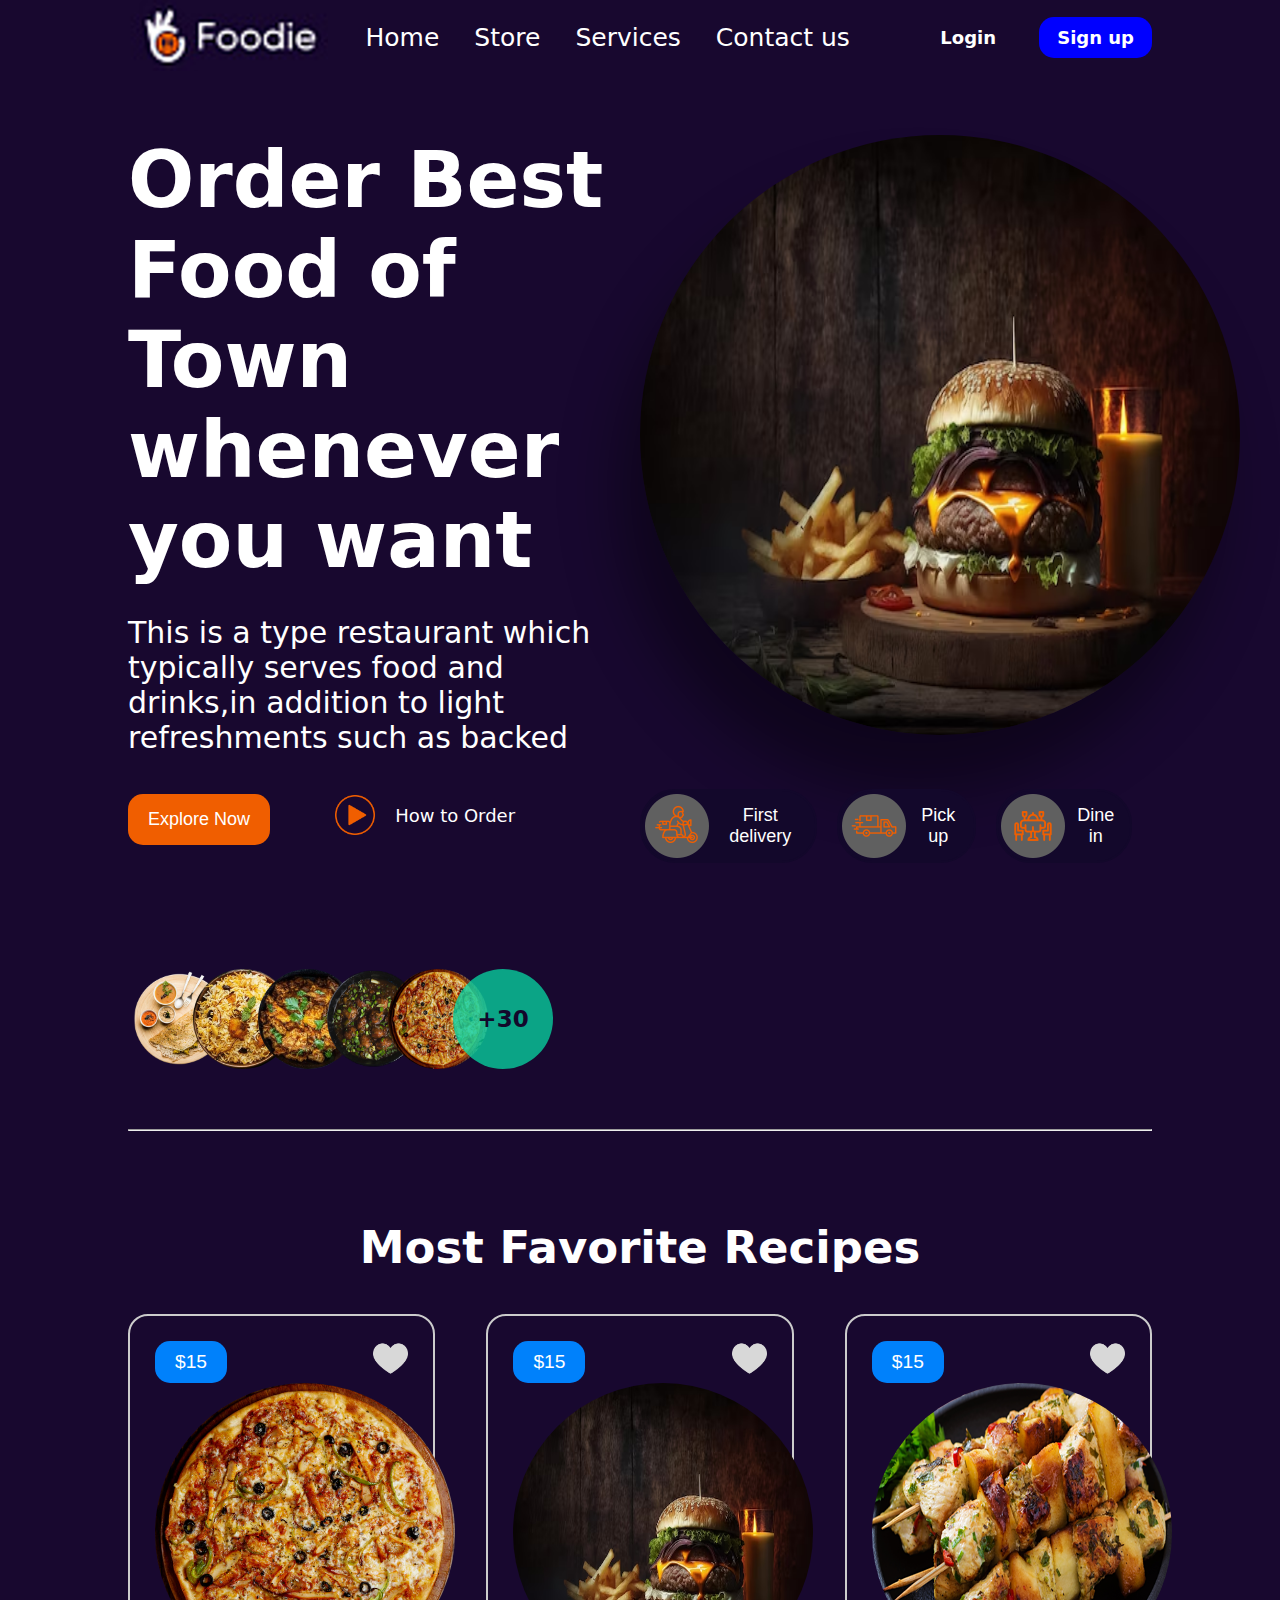
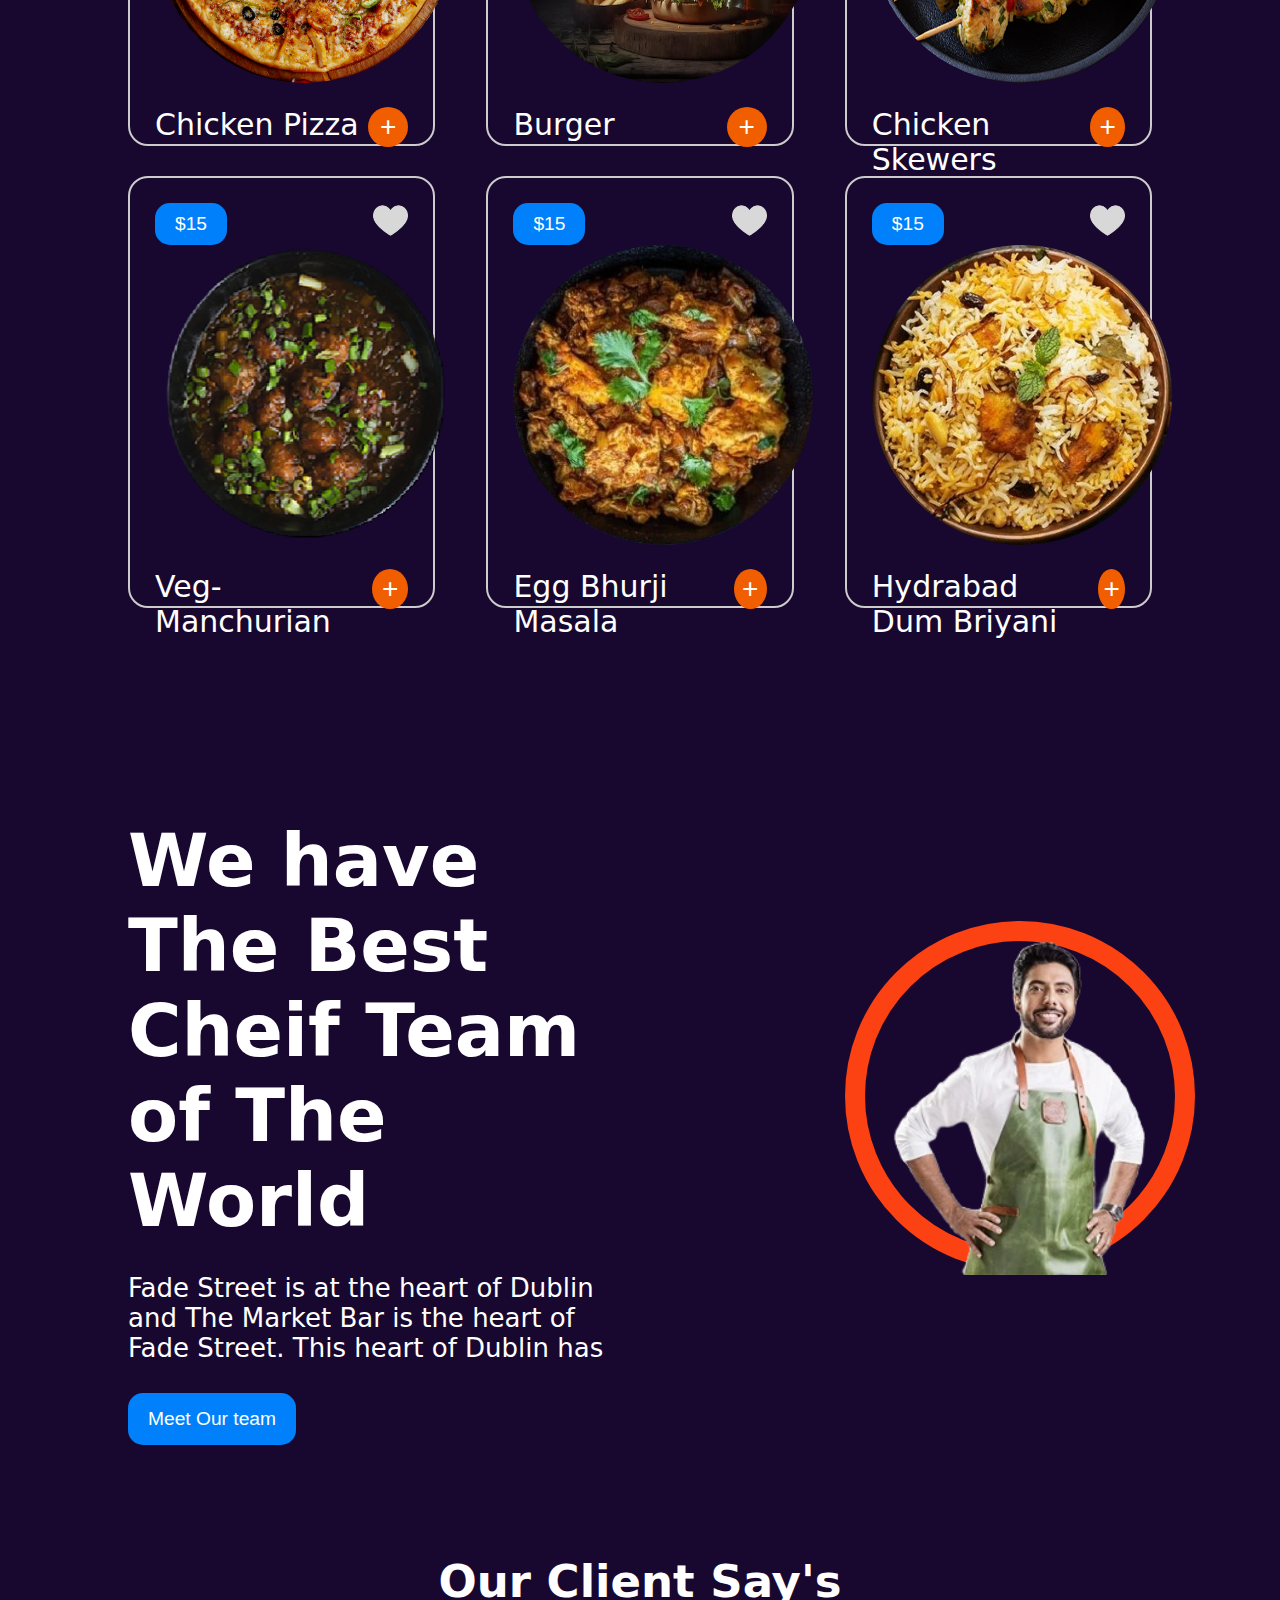
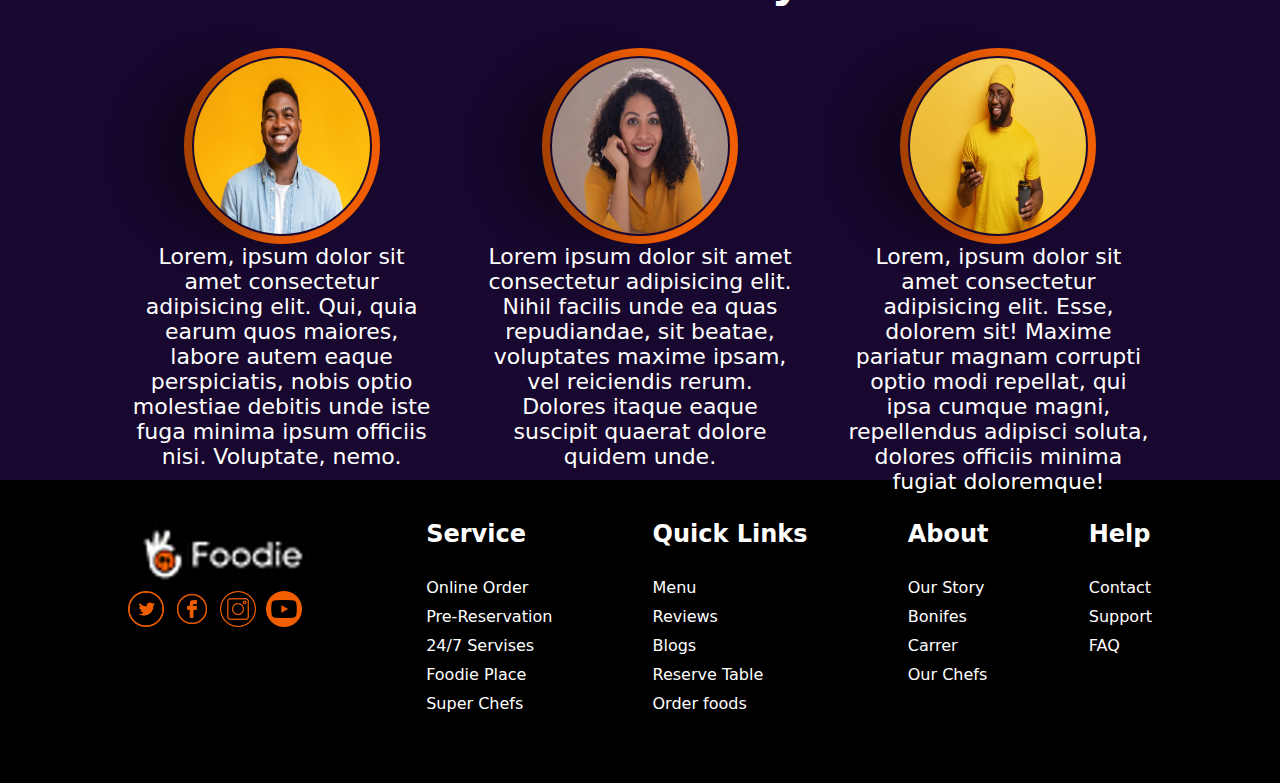
<file: index.html>
<!DOCTYPE html>
<html lang="en">
  <head>
    <meta charset="UTF-8" />
    <meta name="viewport" content="width=device-width, initial-scale=1.0" />
    <title>Foodie</title>
    <link rel="stylesheet" href="./CSS/custom.css" />
  </head>
  <body>
    <div class="webMargin">
      <header class="headPart">
        <div class="navbar">
          <div class="leftPart">
            <div class="logo">
              <img src="./Images/logo.png" alt="Logo" class="logoSize" />
            </div>
          </div>
          <div class="middlePart">
            <ul class="Menu">
              <li>
                <a href="#">Home</a>
              </li>
              <li>
                <a href="#">Store</a>
              </li>
              <li>
                <a href="#">Services</a>
              </li>
              <li>
                <a href="#">Contact us</a>
              </li>
            </ul>
          </div>
          <div class="rightPart">
            <a href="" class="login">Login</a>
            <a href="" class="signUp">Sign up</a>
          </div>
        </div>
      </header>

      <div class="MainContainer1">
        <div class="M1left">
          <h1 class="fs-78 text-white">
            Order Best Food of Town whenever you want
          </h1>
          <p>
            This is a type restaurant which typically serves food and drinks,in
            addition to light refreshments such as backed
          </p>
          <div class="btns">
            <button>Explore Now</button>
            <span
              ><img src="./Images/play-button.png" alt="" class="playButton" />
              <label class="spanLabel">How to Order</label></span
            >
          </div>
          <div class="img_bundle">
            <img src="./Images/Dosa.png" class="img_dish" alt="" />
            <img
              src="./Images/Hydrabad_briyani.jpg"
              class="img_dish m-left"
              alt=""
            />
            <img src="./Images/Egg.jpg" class="img_dish m-left" alt="" />
            <img
              src="./Images/Veg-Manchurian.png"
              class="img_dish m-left"
              alt=""
            />
            <img src="./Images/pizza.png" class="img_dish m-left" alt="" />
            <div class="img_dish m-left dishCount">+30</div>
          </div>
        </div>
        <div class="M1right">
          <div>
            <img src="./Images/food3.avif" class="banner_img" alt="" />
          </div>
          <div class="btnContainer">
            <button class="btn">
              <img src="./Images/fast-delivery.png" alt="" /><label
                for=""
                class="btnMargin"
                >First delivery</label
              >
            </button>
            <button class="btn">
              <img src="./Images/pickup-car.png" alt="" /><label
                for=""
                class="btnMargin"
                >Pick up</label
              >
            </button>
            <button class="btn">
              <img src="./Images/dine-in.png" alt="" /><label
                for=""
                class="btnMargin"
                >Dine in</label
              >
            </button>
          </div>
        </div>
      </div>
      <div>
        <hr class="line-margin" />
      </div>
      <div class="MainContainer2">
        <div>
          <h2 class="heading">Most Favorite Recipes</h2>
        </div>
        <div class="cardContainer">
          <div class="card card-border">
            <div class="card-header">
              <button class="card-tbtn">$15</button>
              <img src="./Images/heart.png" alt="" class="card-img-h" />
            </div>
            <div class="card-body">
              <a href="pizza.html" target="_blank">
                <img src="./Images/pizza1.png" alt="" class="card-img-b" />
              </a>
            </div>
            <div class="card-footer">
              <p>Chicken Pizza</p>
              <button>+</button>
            </div>
          </div>
          <div class="card card-border">
            <div class="card-header">
              <button class="card-tbtn">$15</button>
              <img src="./Images/heart.png" alt="" class="card-img-h" />
            </div>
            <div class="card-body">
              <a href="Burger.html" target="_blank">
                <img src="./Images/food3.avif" alt="" class="card-img-b" />
              </a>
            </div>
            <div class="card-footer">
              <p>Burger</p>
              <button>+</button>
            </div>
          </div>
          <div class="card card-border">
            <div class="card-header">
              <button class="card-tbtn">$15</button>
              <img src="./Images/heart.png" alt="" class="card-img-h" />
            </div>
            <div class="card-body">
              <a href="Chicken Skewers.html" target="_blank">
                <img src="./Images/skewers1.png" alt="" class="card-img-b" />
              </a>
            </div>
            <div class="card-footer">
              <p>Chicken Skewers</p>
              <button>+</button>
            </div>
          </div>
        </div>
      </div>

      <div class="MainContainer2">
        <div class="cardContainer">
          <div class="card card-border">
            <div class="card-header">
              <button class="card-tbtn">$15</button>
              <img src="./Images/heart.png" alt="" class="card-img-h" />
            </div>
            <div class="card-body">
              <a href="Veg-Manchurian.html" target="_blank">
                <img
                  src="./Images/Veg-Manchurian.png"
                  alt=""
                  class="card-img-b"
                />
              </a>
            </div>
            <div class="card-footer">
              <p>Veg-Manchurian</p>
              <button>+</button>
            </div>
          </div>
          <div class="card card-border">
            <div class="card-header">
              <button class="card-tbtn">$15</button>
              <img src="./Images/heart.png" alt="" class="card-img-h" />
            </div>
            <div class="card-body">
              <a href="Egg.html" target="_blank">
                <img src="./Images/Egg.jpg" alt="" class="card-img-b" />
              </a>
            </div>
            <div class="card-footer">
              <p>Egg Bhurji Masala</p>
              <button>+</button>
            </div>
          </div>
          <div class="card card-border">
            <div class="card-header">
              <button class="card-tbtn">$15</button>
              <img src="./Images/heart.png" alt="" class="card-img-h" />
            </div>
            <div class="card-body">
              <a href="Briyani.html" target="_blank">
                <img
                  src="./Images/Hydrabad_briyani.jpg"
                  alt=""
                  class="card-img-b"
                />
              </a>
            </div>
            <div class="card-footer">
              <p>Hydrabad Dum Briyani</p>
              <button>+</button>
            </div>
          </div>
        </div>
      </div>

      <div class="MainContainer3">
        <div class="M3left">
          <div class="dummyHeight20"></div>
          <div>
            <h2 class="text-white mb-4">
              We have The Best Cheif Team of The World
            </h2>
            <p>
              Fade Street is at the heart of Dublin and The Market Bar is the
              heart of Fade Street. This heart of Dublin has
            </p>
          </div>
          <div>
            <button class="btn-blue">Meet Our team</button>
          </div>
        </div>
        <div class="M3right">
          <div class="bannerimgdiv">
            <img src="./Images/chef.png" class="bannerimg-ab" alt="" />
          </div>
        </div>
      </div>

      <div class="MainContainer4">
        <div>
          <h2 class="heading">Our Client Say's</h2>
        </div>
        <div class="cardContainerM4">
          <div class="cardM4">
            <div class="card-headerM4">
              <div class="client_img_br">
                <img src="./Images/client1.jpg" alt="" class="clientImg" />
              </div>
            </div>
            <div class="card-bodyM4">
              <p>
                Lorem, ipsum dolor sit amet consectetur adipisicing elit. Qui,
                quia earum quos maiores, labore autem eaque perspiciatis, nobis
                optio molestiae debitis unde iste fuga minima ipsum officiis
                nisi. Voluptate, nemo.
              </p>
            </div>
          </div>
          <div class="cardM4">
            <div class="card-headerM4">
              <div class="client_img_br">
                <img src="./Images/client2.png" alt="" class="clientImg" />
              </div>
            </div>
            <div class="card-bodyM4">
              <p>
                Lorem ipsum dolor sit amet consectetur adipisicing elit. Nihil
                facilis unde ea quas repudiandae, sit beatae, voluptates maxime
                ipsam, vel reiciendis rerum. Dolores itaque eaque suscipit
                quaerat dolore quidem unde.
              </p>
            </div>
          </div>
          <div class="cardM4">
            <div class="card-headerM4">
              <div class="client_img_br">
                <img src="./Images/client3.avif" alt="" class="clientImg" />
              </div>
            </div>
            <div class="card-bodyM4">
              <p>
                Lorem, ipsum dolor sit amet consectetur adipisicing elit. Esse,
                dolorem sit! Maxime pariatur magnam corrupti optio modi
                repellat, qui ipsa cumque magni, repellendus adipisci soluta,
                dolores officiis minima fugiat doloremque!
              </p>
            </div>
          </div>
        </div>
      </div>
    </div>
    <footer class="MainContainer5">
      <div class="fcontent1">
        <div class="cardM5">
          <div class="card-headerM5">
            <img src="Images/logoFooter.png" alt="Logo" class="logoM5" />
          </div>
          <div class="card-footerM5">
            <ul>
              <li class="d-flex">
                <a href="">
                  <img src="Images/twitter (1).png" alt="" class="social-img" />
                </a>
              </li>
              <li class="d-flex">
                <a href="">
                  <img src="Images/social.png" alt="" class="social-img" />
                </a>
              </li>
              <li class="d-flex">
                <a href="" target="_blank">
                  <img
                    src="./Images/instagram (1).png"
                    alt=""
                    class="social-img"
                  />
                </a>
              </li>
              <li class="d-flex">
                <a href="" target="_blank">
                  <img src="Images/youtube.png" alt="" class="social-img" />
                </a>
              </li>
            </ul>
          </div>
        </div>
      </div>
      <div class="fcontent2">
        <div class="ftitle">
          <h4>Service</h4>
        </div>
        <div class="flist">
          <ul>
            <li>
              <a href="" class="text-decoration-none text-white"
                >Online Order
              </a>
            </li>
            <li>
              <a href="" class="text-decoration-none text-white"
                >Pre-Reservation
              </a>
            </li>
            <li>
              <a href="" class="text-decoration-none text-white"
                >24/7 Servises
              </a>
            </li>
            <li>
              <a href="" class="text-decoration-none text-white"
                >Foodie Place
              </a>
            </li>
            <li>
              <a href="" class="text-decoration-none text-white"
                >Super Chefs
              </a>
            </li>
          </ul>
        </div>
      </div>
      <div class="fcontent3">
        <div class="ftitle">
          <h4>Quick Links</h4>
        </div>
        <div class="flist">
          <ul>
            <li class="mb-3">
              <a href="" class="text-decoration-none text-white">Menu </a>
            </li>
            <li class="mb-3">
              <a href="" class="text-decoration-none text-white">Reviews</a>
            </li>
            <li class="mb-3">
              <a href="" class="text-decoration-none text-white">Blogs </a>
            </li>
            <li class="mb-3">
              <a href="" class="text-decoration-none text-white"
                >Reserve Table
              </a>
            </li>
            <li class="mb-3">
              <a href="" class="text-decoration-none text-white">Order foods</a>
            </li>
          </ul>
        </div>
      </div>
      <div class="fcontent4">
        <div class="ftitle">
          <h4>About</h4>
        </div>
        <div class="flist">
          <ul>
            <li class="mb-3">
              <a href="" class="text-decoration-none text-white">Our Story</a>
            </li>
            <li class="mb-3">
              <a href="" class="text-decoration-none text-white">Bonifes</a>
            </li>
            <li class="mb-3">
              <a href="" class="text-decoration-none text-white">Carrer </a>
            </li>
            <li class="mb-3">
              <a href="" class="text-decoration-none text-white">Our Chefs</a>
            </li>
          </ul>
        </div>
      </div>
      <div class="fcontent5">
        <div class="ftitle">
          <h4>Help</h4>
        </div>
        <div class="flist">
          <ul>
            <li class="mb-3">
              <a href="" class="text-decoration-none text-white">Contact</a>
            </li>
            <li class="mb-3">
              <a href="" class="text-decoration-none text-white">Support</a>
            </li>
            <li class="mb-3">
              <a href="" class="text-decoration-none text-white">FAQ </a>
            </li>
          </ul>
        </div>
      </div>
    </footer>
  </body>
</html>
</file>
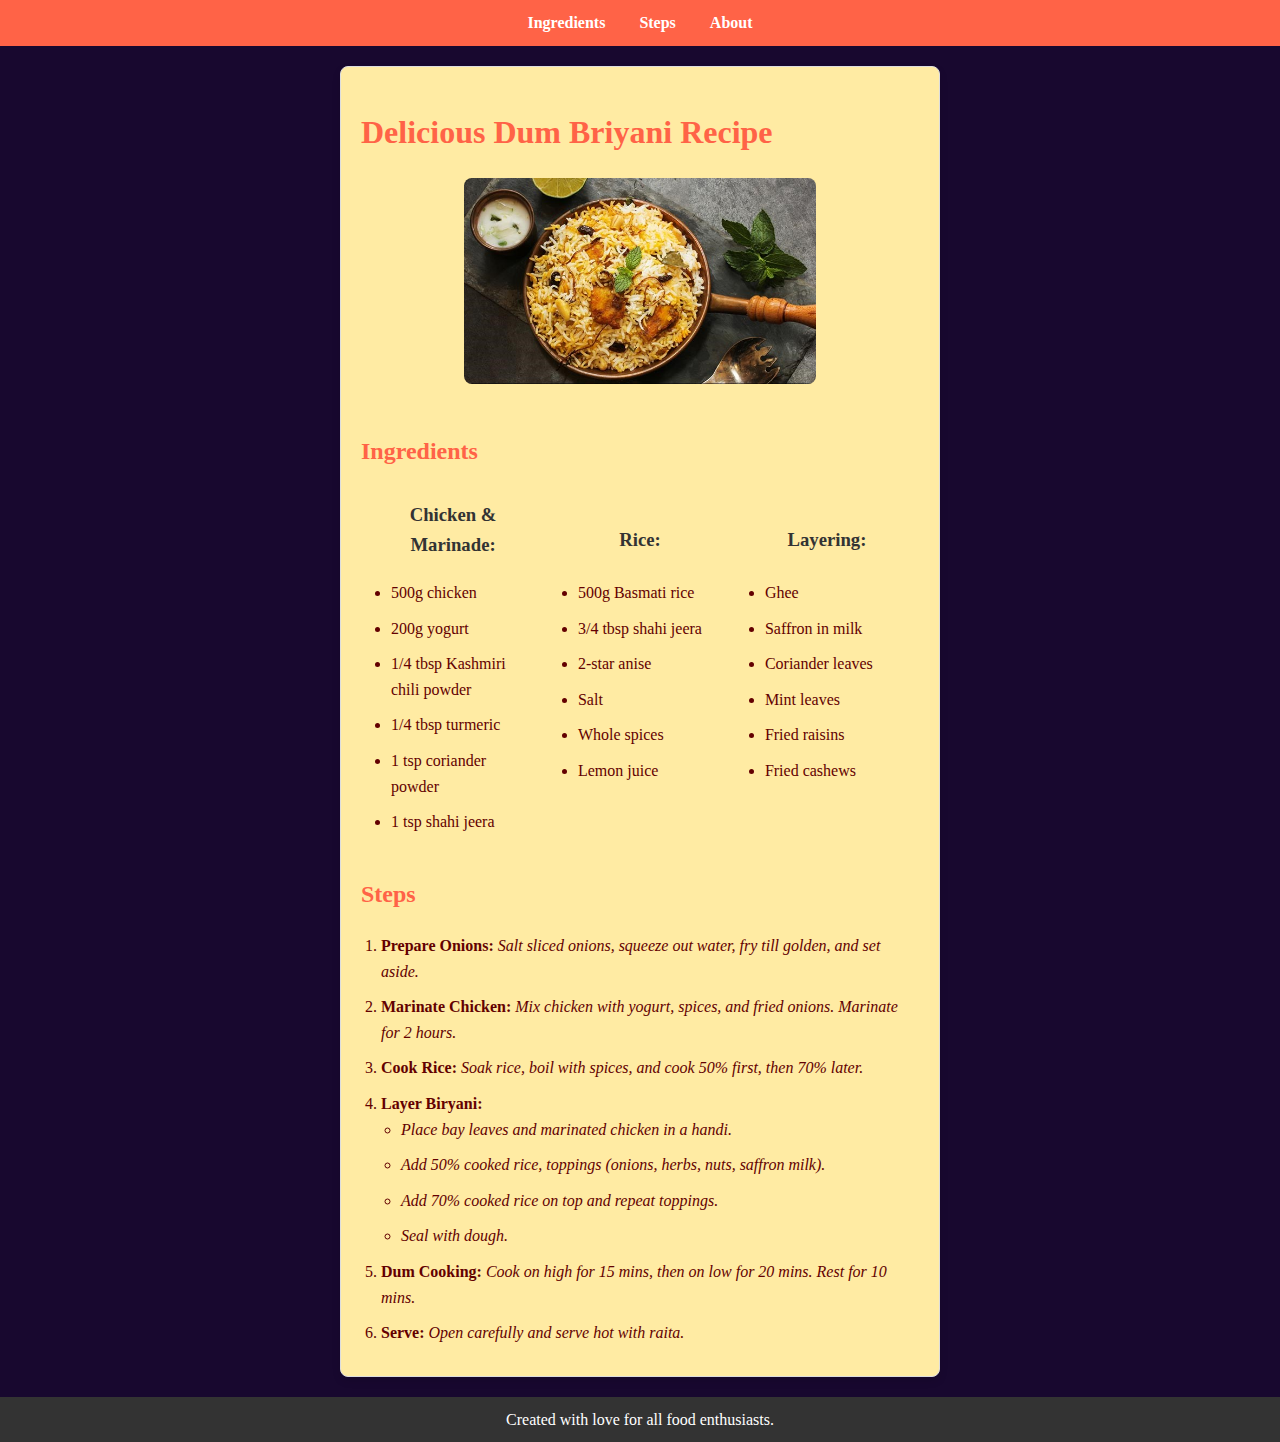
<file: Briyani.html>
<!DOCTYPE html>
<html lang="en">
  <head>
    <meta charset="UTF-8" />
    <meta name="viewport" content="width=device-width, initial-scale=1.0" />
    <title>Delicious Recipe</title>
    <link rel="stylesheet" href="../CSS/recipe.css" />
  </head>
  <body>
    <header>
      <nav>
        <a href="#ingredients">Ingredients</a>
        <a href="#steps">Steps</a>
        <a href="#about">About</a>
      </nav>
    </header>

    <div>
      <div class="recipe-card">
        <h1>Delicious Dum Briyani Recipe</h1>
        <div style="text-align: center;">
          <img src="./Images/HBriyani.jpg" alt="Delicious Pasta Dish" style="max-width: 352px;"/>
        </div>
        <h2 id="ingredients">Ingredients</h2>
        <div style="width: 100%; display: flex; justify-content: space-between;">
          <div style="width: 33%; padding: 10px; box-sizing: border-box;">
            <h3 style="text-align: center; margin-bottom:20px ;"><b>Chicken & Marinade:</b></h3>
            <ul>
              <li>500g chicken</li>
              <li>200g yogurt</li>
              <li>1/4 tbsp Kashmiri chili powder</li>
              <li>1/4 tbsp turmeric</li>
              <li>1 tsp coriander powder</li>
              <li>1 tsp shahi jeera</li>
            </ul>
          </div>
        
          <div style="width: 33%; padding: 10px; box-sizing: border-box;">
            <h3 style="text-align: center; margin: 25px 0px;"><b>Rice:</b></h3>
            <ul>
              <li>500g Basmati rice</li>
              <li>3/4 tbsp shahi jeera</li>
              <li>2-star anise</li>
              <li>Salt</li>
              <li>Whole spices </li>
              <li>Lemon juice</li>
            </ul>
          </div>
        
          <div style="width: 33%; padding: 10px; box-sizing: border-box;">
            <h3 style="text-align: center; margin: 25px 0px;"><b>Layering:</b></h3>
            <ul>
              <li>Ghee</li>
              <li>Saffron in milk</li>
              <li>Coriander leaves</li>
              <li>Mint leaves</li>
              <li>Fried raisins</li>
              <li>Fried cashews</li>
            </ul>
          </div>
        </div>
        
        <h2 id="steps">Steps</h2>
        <ol>
          <li><b>Prepare Onions:</b> <i>Salt sliced onions, squeeze out water, fry till golden, and set aside.</i></li>
          <li><b>Marinate Chicken:</b> <i>Mix chicken with yogurt, spices, and fried onions. Marinate for 2 hours.</i></li>
          <li><b>Cook Rice:</b> <i>Soak rice, boil with spices, and cook 50% first, then 70% later.</i></li>
          <li><b>Layer Biryani:</b>
            <ul>
              <li><i>Place bay leaves and marinated chicken in a handi.</i></li>
              <li><i>Add 50% cooked rice, toppings (onions, herbs, nuts, saffron milk).</i></li>
              <li><i>Add 70% cooked rice on top and repeat toppings.</i></li>
              <li><i>Seal with dough.</i></li>
            </ul>
          </li>
          <li><b>Dum Cooking:</b> <i>Cook on high for 15 mins, then on low for 20 mins. Rest for 10 mins.</i></li>
          <li><b>Serve:</b> <i>Open carefully and serve hot with raita.</i></li>
        </ol>
      </div>
    </div>

    <footer id="about">
      <p>Created with love for all food enthusiasts.</p>
    </footer>
  </body>
</html>
</file>
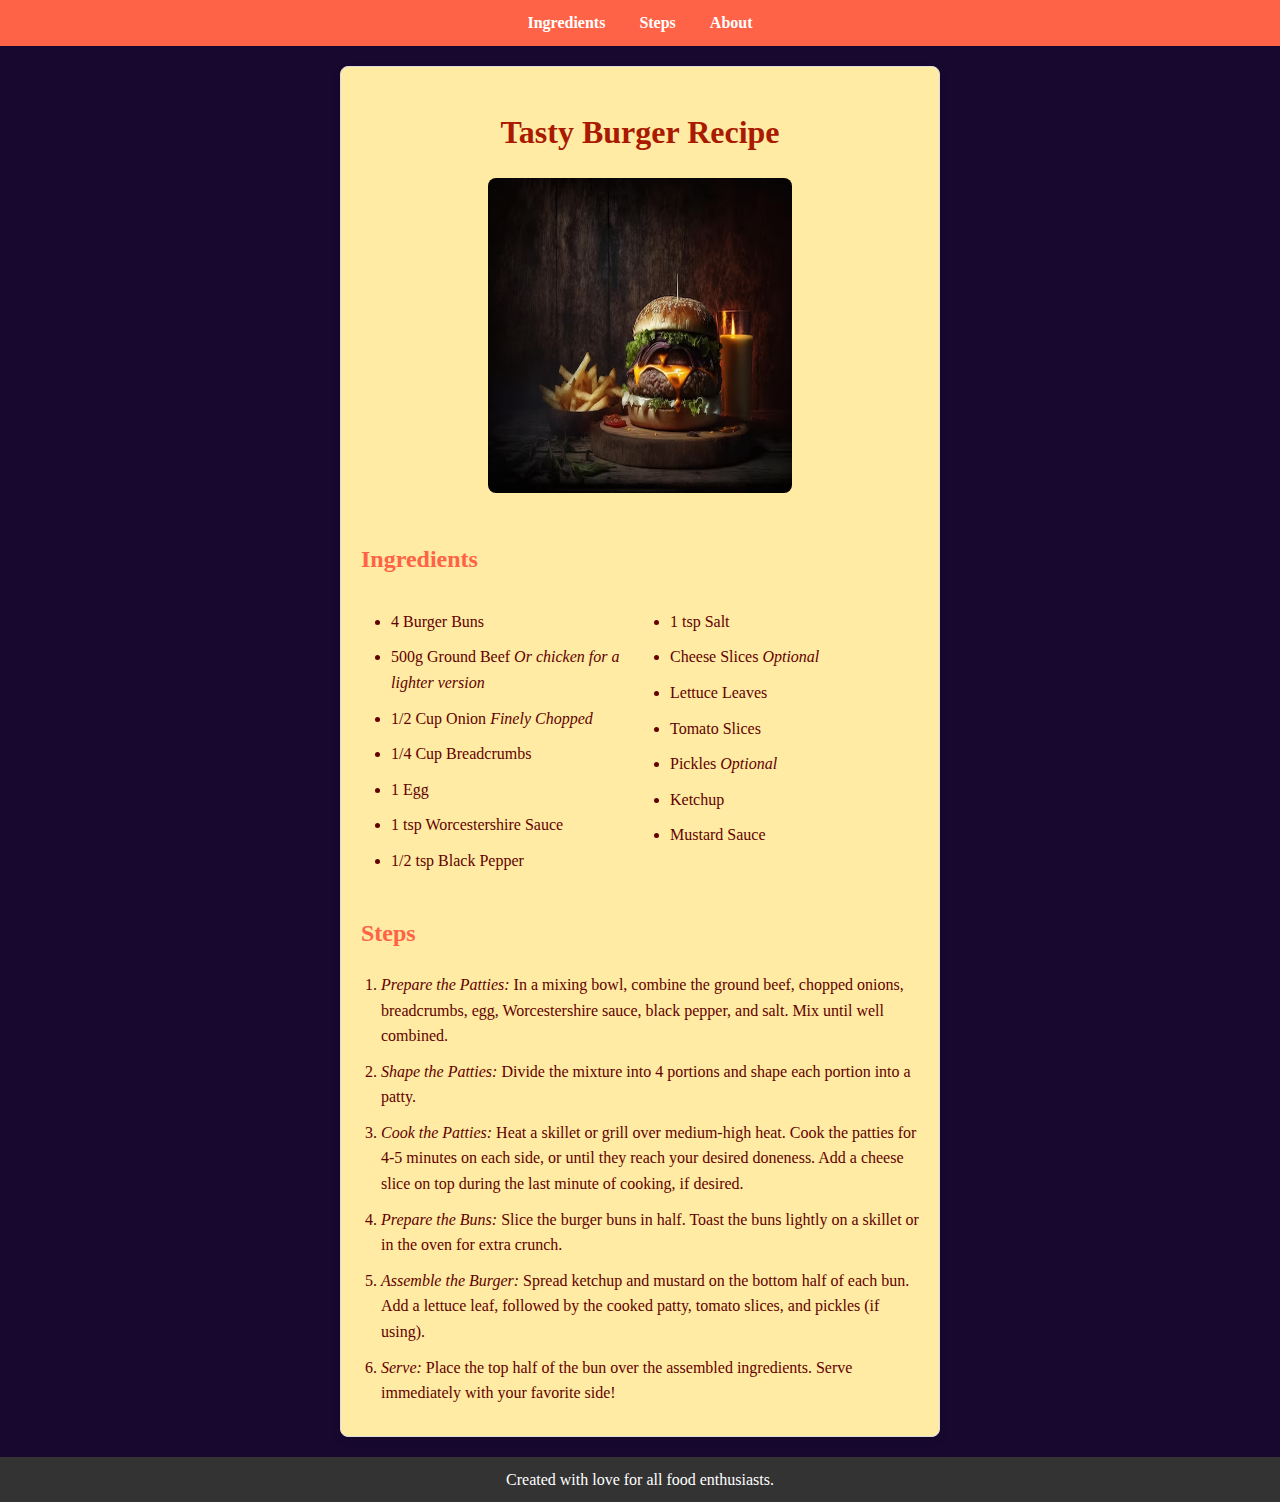
<file: Burger.html>
<!DOCTYPE html>
<html lang="en">
  <head>
    <meta charset="UTF-8" />
    <meta name="viewport" content="width=device-width, initial-scale=1.0" />
    <title>Delicious Recipe</title>
    <link rel="stylesheet" href="../CSS/recipe.css" />
  </head>
  <body>
    <header>
      <nav>
        <a href="#ingredients">Ingredients</a>
        <a href="#steps">Steps</a>
        <a href="#about">About</a>
      </nav>
    </header>

    <div>
      <div class="recipe-card">
        <h1 style="color: #a91a00; text-align: center;">
          Tasty Burger Recipe
        </h1>
        <div style="text-align: center">
          <img
            src="./Images/food3.avif"
            alt="Delicious Pasta Dish"
            style="width: 300px; height: 35vh; min-width: 304px"
          />
        </div>
        <h2 id="ingredients">Ingredients</h2>
        <div style="width: 100%; display: flex; justify-content: space-between">
          <div
            style="
              width: 50%;
              display: flex;
              align-items: center;
              padding: 10px;
            "
          >
            <ul>
              <li>4 Burger Buns</li>
              <li>500g Ground Beef <i>Or chicken for a lighter version</i></li>
              <li>1/2 Cup Onion <i>Finely Chopped</i></li>
              <li>1/4 Cup Breadcrumbs</li>
              <li>1 Egg</li>
              <li>1 tsp Worcestershire Sauce</li>
              <li>1/2 tsp Black Pepper</li>
            </ul>
          </div>
          <div style="width: 50%; padding: 10px; box-sizing: border-box">
            <ul>
              <li>1 tsp Salt</li>
              <li>Cheese Slices <i>Optional</i></li>
              <li>Lettuce Leaves</li>
              <li>Tomato Slices</li>
              <li>Pickles <i>Optional</i></li>
              <li>Ketchup</li>
              <li>Mustard Sauce</li>
            </ul>
          </div>
        </div>
        <h2 id="steps">Steps</h2>
        <ol>
          <li>
            <i>Prepare the Patties:</i> In a mixing bowl, combine the ground
            beef, chopped onions, breadcrumbs, egg, Worcestershire sauce, black
            pepper, and salt. Mix until well combined.
          </li>
          <li>
            <i>Shape the Patties:</i> Divide the mixture into 4 portions and
            shape each portion into a patty.
          </li>
          <li>
            <i>Cook the Patties:</i> Heat a skillet or grill over medium-high
            heat. Cook the patties for 4-5 minutes on each side, or until they
            reach your desired doneness. Add a cheese slice on top during the
            last minute of cooking, if desired.
          </li>
          <li>
            <i>Prepare the Buns:</i> Slice the burger buns in half. Toast the
            buns lightly on a skillet or in the oven for extra crunch.
          </li>
          <li>
            <i>Assemble the Burger:</i> Spread ketchup and mustard on the bottom
            half of each bun. Add a lettuce leaf, followed by the cooked patty,
            tomato slices, and pickles (if using).
          </li>
          <li>
            <i>Serve:</i> Place the top half of the bun over the assembled
            ingredients. Serve immediately with your favorite side!
          </li>
        </ol>
      </div>
    </div>

    <footer id="about">
      <p>Created with love for all food enthusiasts.</p>
    </footer>
  </body>
</html>
</file>
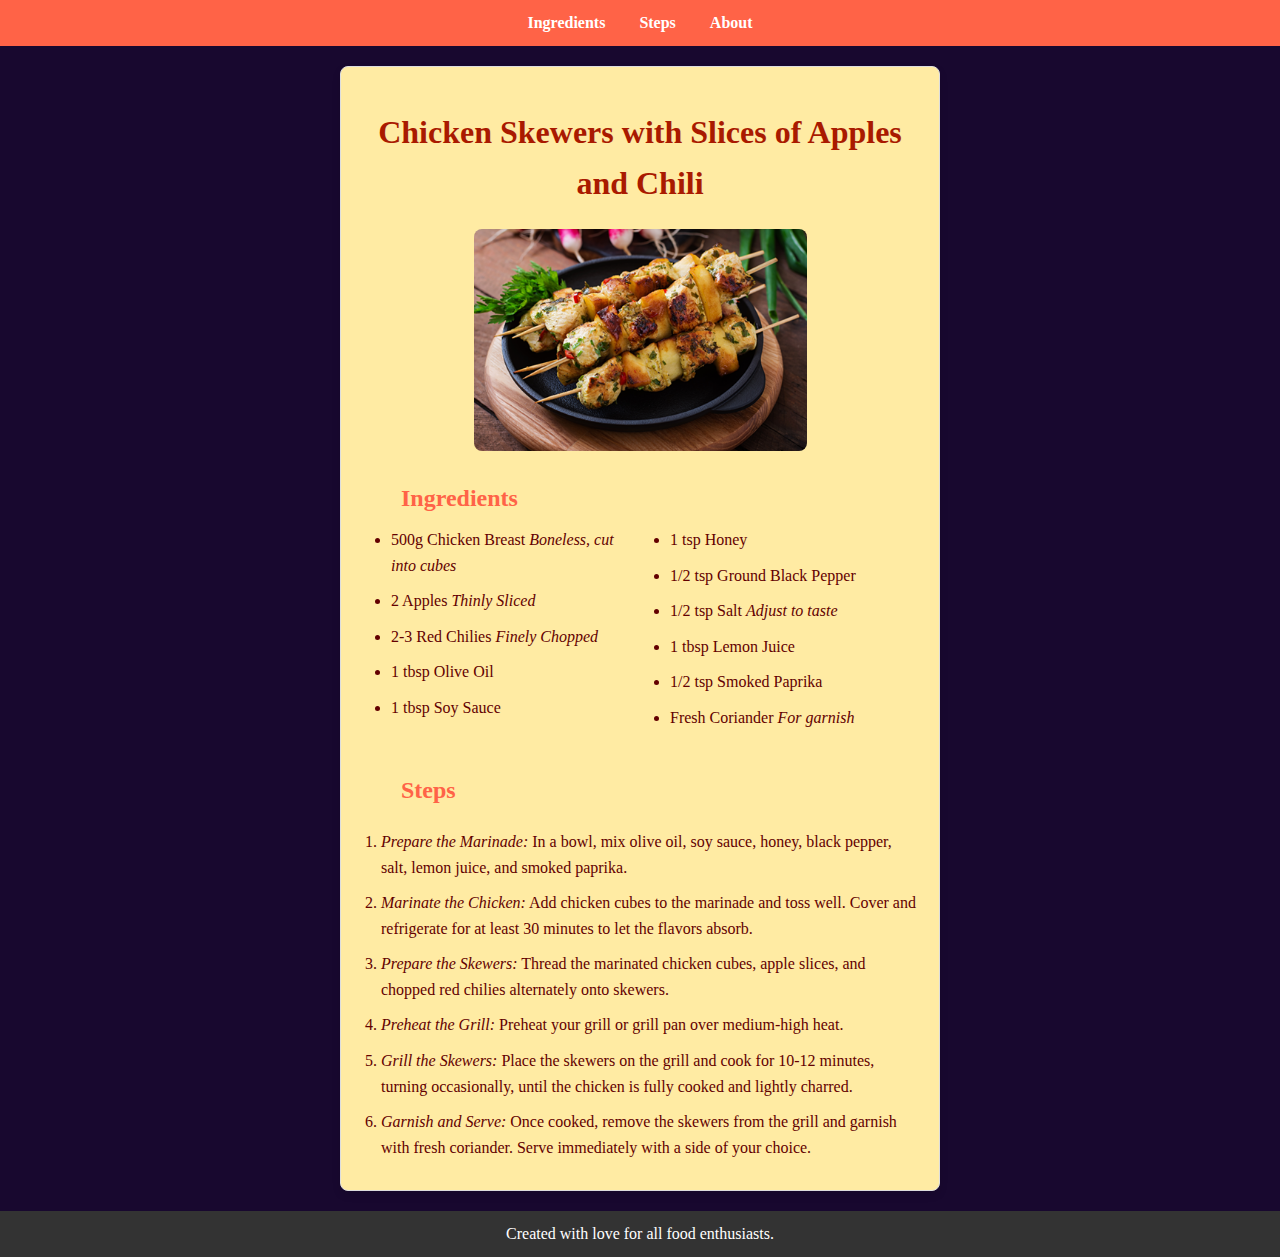
<file: Chicken Skewers.html>
<!DOCTYPE html>
<html lang="en">
  <head>
    <meta charset="UTF-8" />
    <meta name="viewport" content="width=device-width, initial-scale=1.0" />
    <title>Delicious Recipe</title>
    <link rel="stylesheet" href="../CSS/recipe.css" />
  </head>
  <body>
    <header>
      <nav>
        <a href="#ingredients">Ingredients</a>
        <a href="#steps">Steps</a>
        <a href="#about">About</a>
      </nav>
    </header>

    <div>
      <div class="recipe-card">
        <h1 style="color: #a91a00; text-align: center;">
          Chicken Skewers with Slices of Apples and Chili
        </h1>
        <div style="text-align: center">
          <img
            src="./Images/chicken-skewers-with-slices-apples-chili.png"
            alt="Delicious Pasta Dish" style="max-width: 333px;"
          />
        </div>
        <h2 id="ingredients" style="margin: 0px 0px 0px 40px;">Ingredients</h2>
        <div style="width: 100%; display: flex; justify-content: space-between">
          <div style="width: 50%; padding: 10px; box-sizing: border-box">
            <ul>
              <li>500g Chicken Breast <i>Boneless, cut into cubes</i></li>
              <li>2 Apples <i>Thinly Sliced</i></li>
              <li>2-3 Red Chilies <i>Finely Chopped</i></li>
              <li>1 tbsp Olive Oil</li>
              <li>1 tbsp Soy Sauce</li>
            </ul>
          </div>
          <div style="width: 50%; padding: 10px; box-sizing: border-box">
            <ul>
              <li>1 tsp Honey</li>
              <li>1/2 tsp Ground Black Pepper</li>
              <li>1/2 tsp Salt <i>Adjust to taste</i></li>
              <li>1 tbsp Lemon Juice</li>
              <li>1/2 tsp Smoked Paprika</li>
              <li>Fresh Coriander <i>For garnish</i></li>
            </ul>
          </div>
        </div>
        <h2 id="steps" style="margin-left: 40px;">Steps</h2>
        <ol>
          <li>
            <i>Prepare the Marinade:</i> In a bowl, mix olive oil, soy sauce,
            honey, black pepper, salt, lemon juice, and smoked paprika.
          </li>
          <li>
            <i>Marinate the Chicken:</i> Add chicken cubes to the marinade and
            toss well. Cover and refrigerate for at least 30 minutes to let the
            flavors absorb.
          </li>
          <li>
            <i>Prepare the Skewers:</i> Thread the marinated chicken cubes,
            apple slices, and chopped red chilies alternately onto skewers.
          </li>
          <li>
            <i>Preheat the Grill:</i> Preheat your grill or grill pan over
            medium-high heat.
          </li>
          <li>
            <i>Grill the Skewers:</i> Place the skewers on the grill and cook
            for 10-12 minutes, turning occasionally, until the chicken is fully
            cooked and lightly charred.
          </li>
          <li>
            <i>Garnish and Serve:</i> Once cooked, remove the skewers from the
            grill and garnish with fresh coriander. Serve immediately with a
            side of your choice.
          </li>
        </ol>
      </div>
    </div>

    <footer id="about">
      <p>Created with love for all food enthusiasts.</p>
    </footer>
  </body>
</html>
</file>
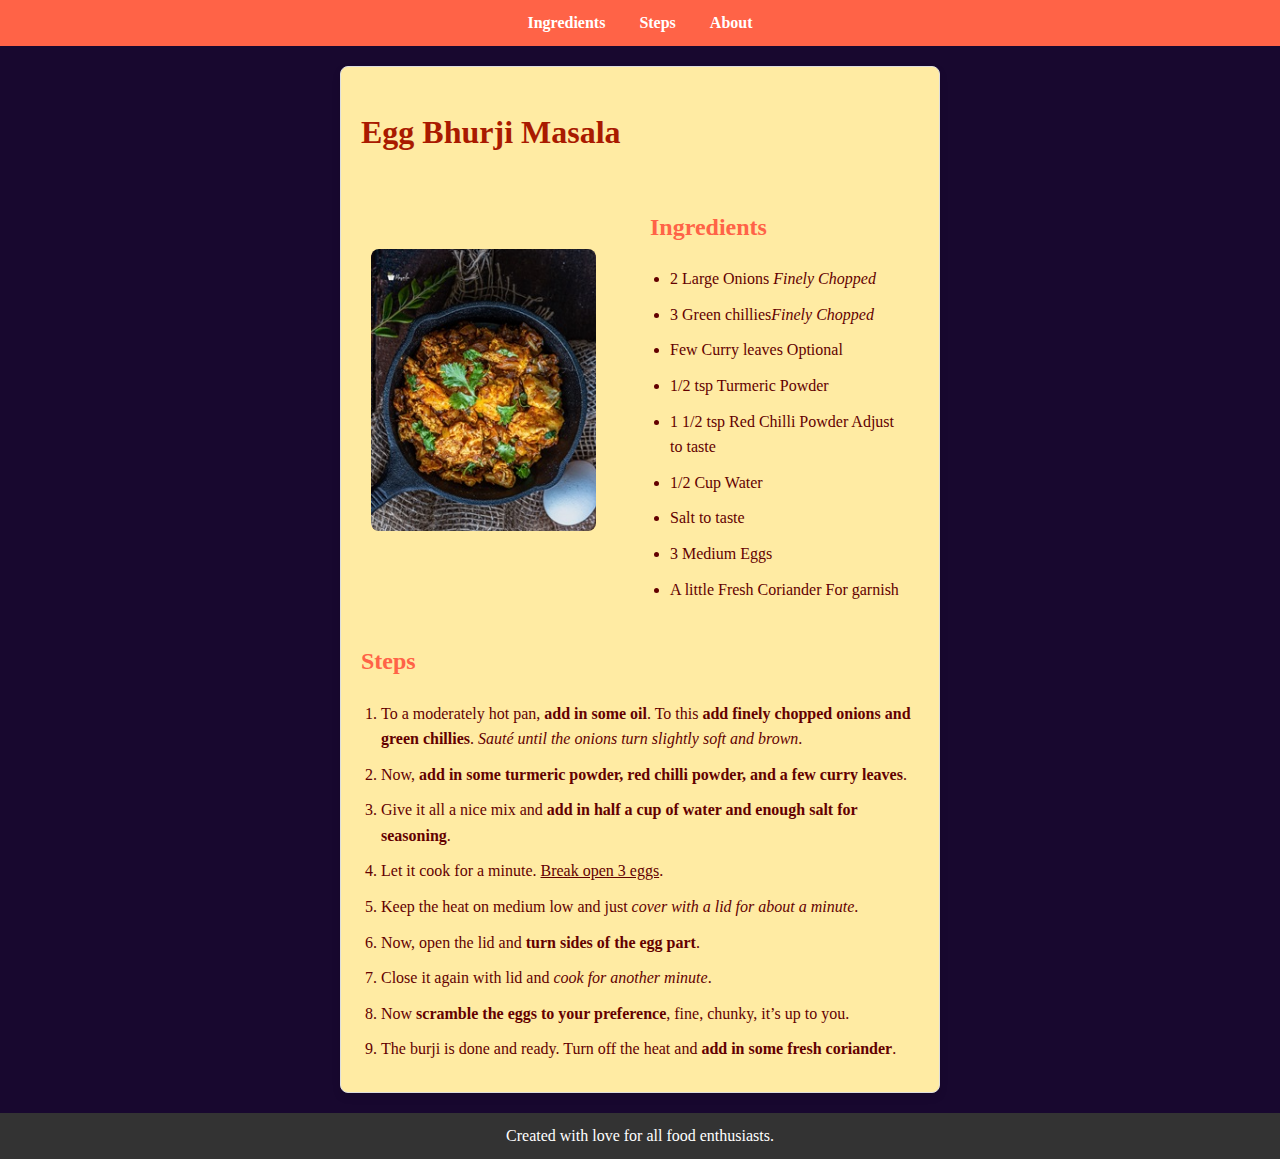
<file: Egg.html>
<!DOCTYPE html>
<html lang="en">
  <head>
    <meta charset="UTF-8" />
    <meta name="viewport" content="width=device-width, initial-scale=1.0" />
    <title>Delicious Recipe</title>
    <link rel="stylesheet" href="../CSS/recipe.css" />
  </head>
  <body>
    <header>
      <nav>
        <a href="#ingredients">Ingredients</a>
        <a href="#steps">Steps</a>
        <a href="#about">About</a>
      </nav>
    </header>

    <div>
      <div class="recipe-card">
        <h1 style="color: #a91a00">
          Egg Bhurji Masala
        </h1>
        <div style="width: 100%; display: flex; justify-content: space-between;">
          <div style="width: 50%; display:flex; align-items: center; padding: 10px;">
            <img
              src="./Images/Egg-Bhurji-Masala-Egg-Porutu-Andhra-Style-V1-340x450.jpg"
              alt="Delicious Pasta Dish"
            />
          </div>
          <div style="width: 50%; padding: 10px; box-sizing: border-box;">
            <h2 id="ingredients">Ingredients</h2>
            <ul>
              <li>2 Large Onions <i>Finely Chopped</i></li>
              <li>3 Green chillies<i>Finely Chopped</i></li>
              <li>Few Curry leaves Optional</li>
              <li>1/2 tsp Turmeric Powder</li>
              <li>1 1/2 tsp Red Chilli Powder Adjust to taste</li>
              <li>1/2 Cup Water</li>
              <li>Salt to taste</li>
              <li>3 Medium Eggs</li>
              <li>A little Fresh Coriander For garnish</li>
            </ul>
          </div>
        </div>
        <h2 id="steps">Steps</h2>
        <ol>
          <li>To a moderately hot pan, <b>add in some oil</b>. To this <b>add finely chopped onions and green chillies</b>. <i>Sauté until the onions turn slightly soft and brown</i>.</li>
          <li>Now, <b>add in some turmeric powder, red chilli powder, and a few curry leaves</b>.</li>
          <li>Give it all a nice mix and <b>add in half a cup of water and enough salt for seasoning</b>.</li>
          <li>Let it cook for a minute. <u>Break open 3 eggs</u>.</li>
          <li>Keep the heat on medium low and just <i>cover with a lid for about a minute</i>.</li>
          <li>Now, open the lid and <b>turn sides of the egg part</b>.</li>
          <li>Close it again with lid and <i>cook for another minute</i>.</li>
          <li>Now <b>scramble the eggs to your preference</b>, fine, chunky, it’s up to you.</li>
          <li>The burji is done and ready. Turn off the heat and <b>add in some fresh coriander</b>.</li>          
        </ol>
      </div>
    </div>

    <footer id="about">
      <p>Created with love for all food enthusiasts.</p>
    </footer>
  </body>
</html>
</file>
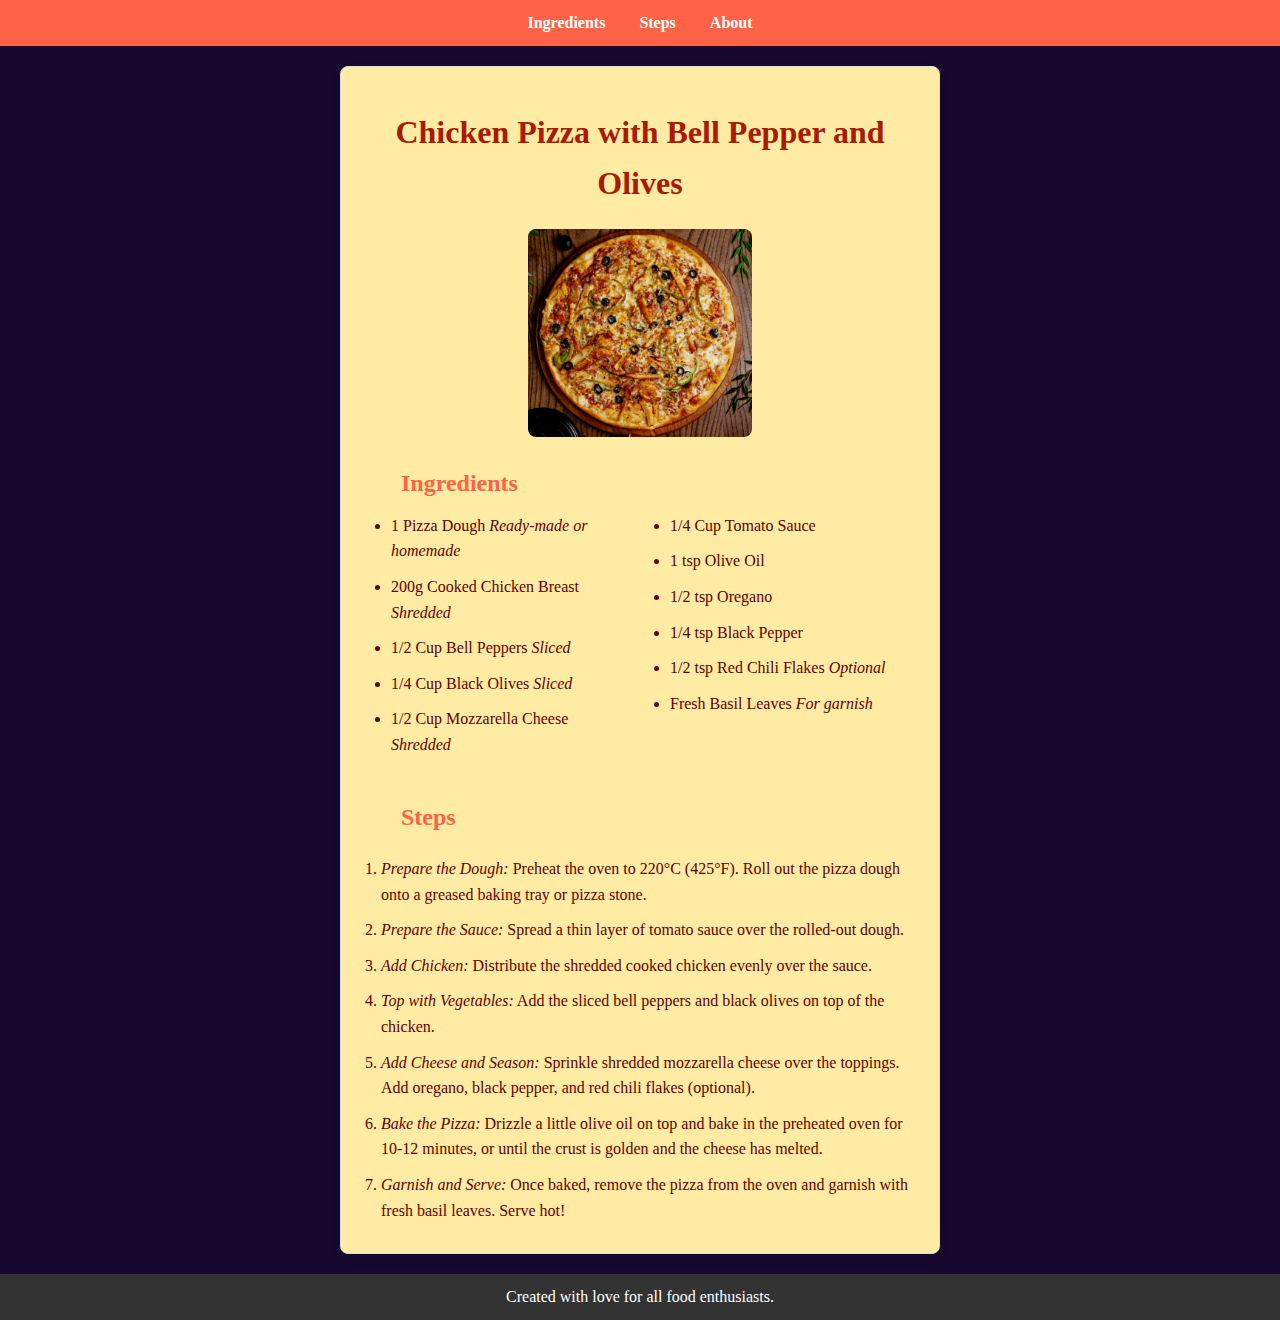
<file: pizza.html>
<!DOCTYPE html>
<html lang="en">
  <head>
    <meta charset="UTF-8" />
    <meta name="viewport" content="width=device-width, initial-scale=1.0" />
    <title>Delicious Recipe</title>
    <link rel="stylesheet" href="../CSS/recipe.css" />
  </head>
  <body>
    <header>
      <nav>
        <a href="#ingredients">Ingredients</a>
        <a href="#steps">Steps</a>
        <a href="#about">About</a>
      </nav>
    </header>

    <div>
      <div class="recipe-card">
        <h1 style="color: #a91a00; text-align: center;">
          Chicken Pizza with Bell Pepper and Olives
        </h1>
        <div style="text-align: center">
          <img
            src="./Images/pizza.png"
            alt="Delicious Pasta Dish"
          />
        </div>
        <h2 id="ingredients" style="margin: 0px 0px 0px 40px;">Ingredients</h2>
        <div style="width: 100%; display: flex; justify-content: space-between">
          <div style="width: 50%; padding: 10px; box-sizing: border-box">
            <ul>
              <li>1 Pizza Dough <i>Ready-made or homemade</i></li>
              <li>200g Cooked Chicken Breast <i>Shredded</i></li>
              <li>1/2 Cup Bell Peppers <i>Sliced</i></li>
              <li>1/4 Cup Black Olives <i>Sliced</i></li>
              <li>1/2 Cup Mozzarella Cheese <i>Shredded</i></li>
            </ul>
          </div>
          <div style="width: 50%; padding: 10px; box-sizing: border-box">
            <ul>
              <li>1/4 Cup Tomato Sauce</li>
              <li>1 tsp Olive Oil</li>
              <li>1/2 tsp Oregano</li>
              <li>1/4 tsp Black Pepper</li>
              <li>1/2 tsp Red Chili Flakes <i>Optional</i></li>
              <li>Fresh Basil Leaves <i>For garnish</i></li>
            </ul>
          </div>
        </div>
        <h2 id="steps" style="margin-left: 40px;">Steps</h2>
        <ol>
          <li><i>Prepare the Dough:</i> Preheat the oven to 220°C (425°F). Roll out the pizza dough onto a greased baking tray or pizza stone.</li>
          <li><i>Prepare the Sauce:</i> Spread a thin layer of tomato sauce over the rolled-out dough.</li>
          <li><i>Add Chicken:</i> Distribute the shredded cooked chicken evenly over the sauce.</li>
          <li><i>Top with Vegetables:</i> Add the sliced bell peppers and black olives on top of the chicken.</li>
          <li><i>Add Cheese and Season:</i> Sprinkle shredded mozzarella cheese over the toppings. Add oregano, black pepper, and red chili flakes (optional).</li>
          <li><i>Bake the Pizza:</i> Drizzle a little olive oil on top and bake in the preheated oven for 10-12 minutes, or until the crust is golden and the cheese has melted.</li>
          <li><i>Garnish and Serve:</i> Once baked, remove the pizza from the oven and garnish with fresh basil leaves. Serve hot!</li>
        </ol>
      </div>
    </div>

    <footer id="about">
      <p>Created with love for all food enthusiasts.</p>
    </footer>
  </body>
</html>
</file>
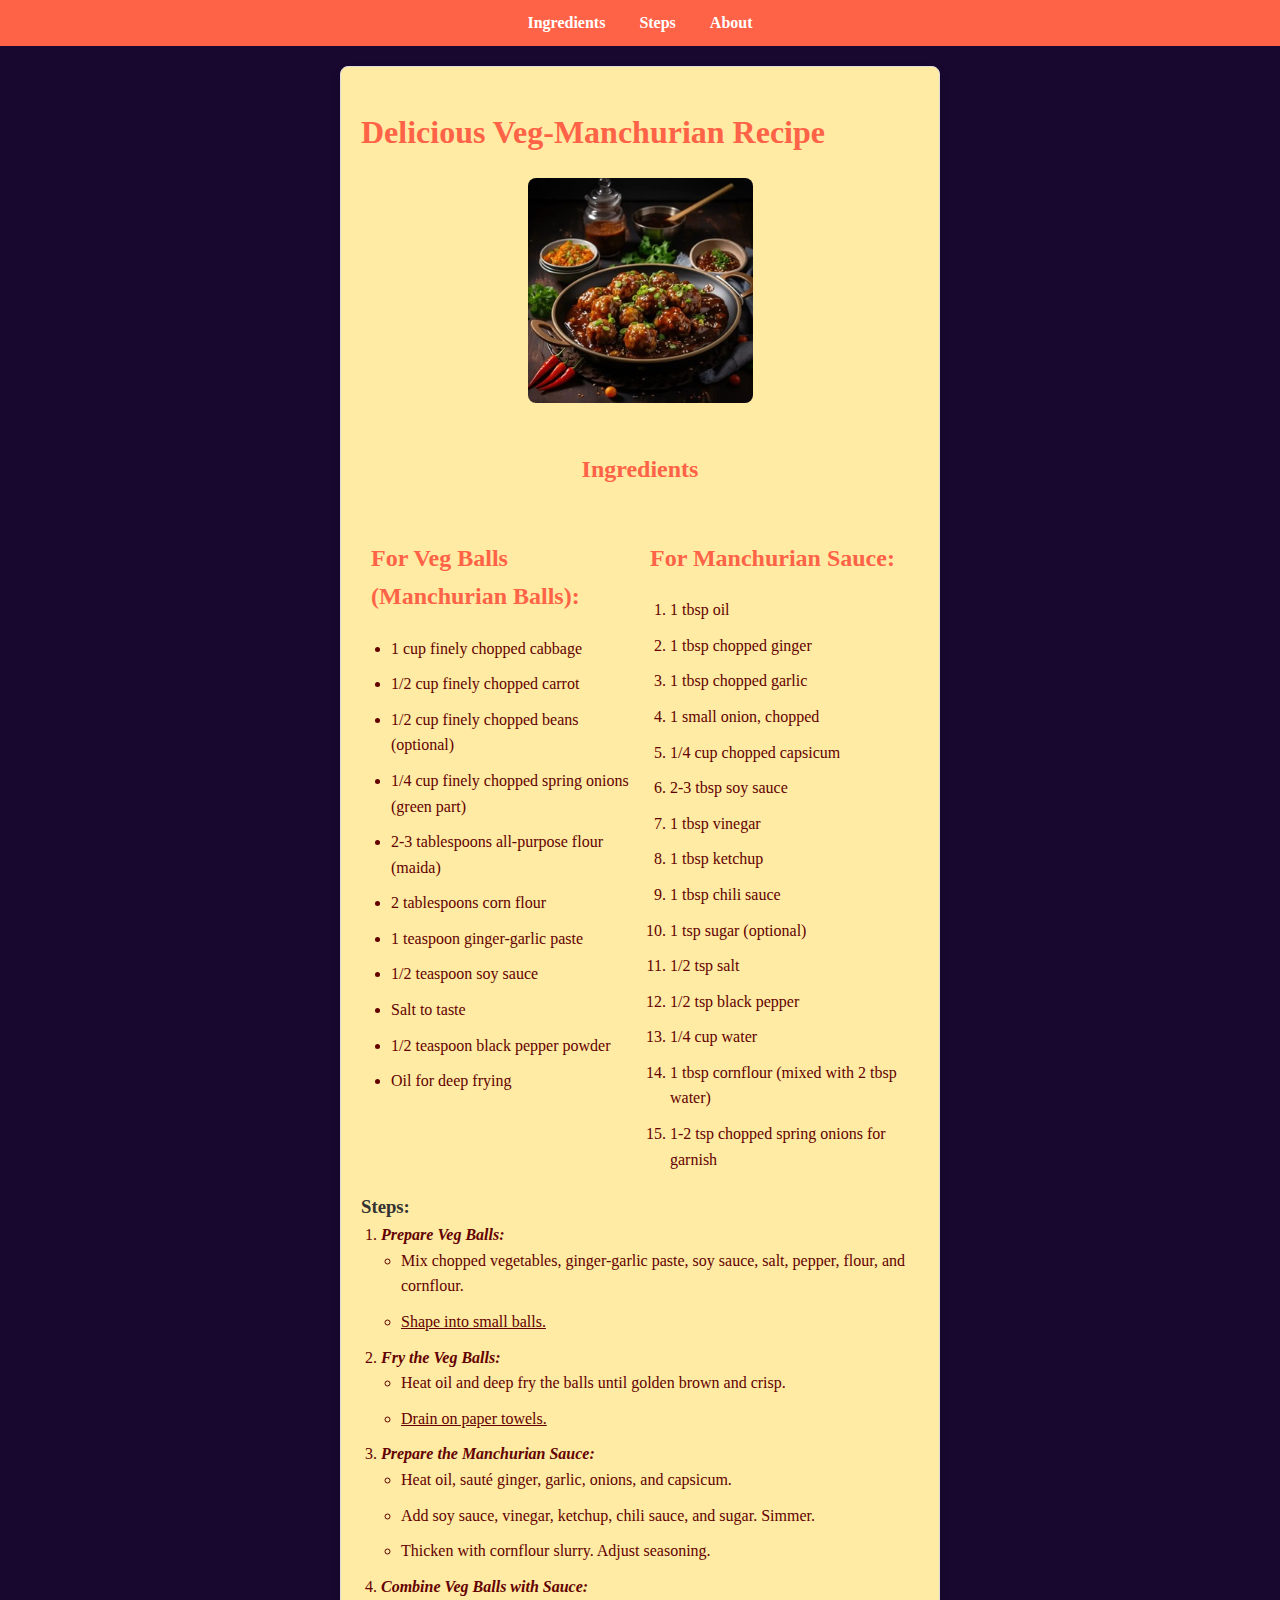
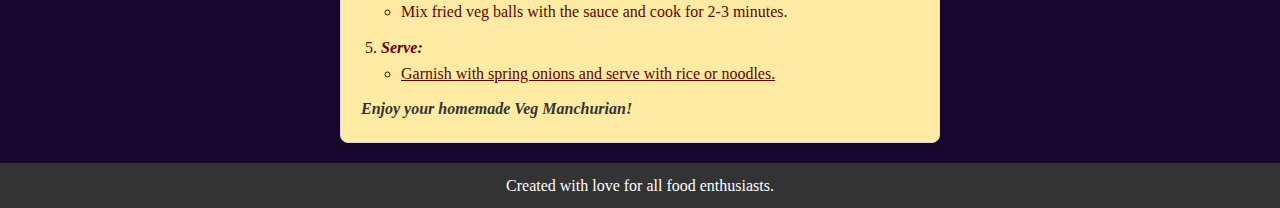
<file: Veg-Manchurian.html>
<!DOCTYPE html>
<html lang="en">
  <head>
    <meta charset="UTF-8" />
    <meta name="viewport" content="width=device-width, initial-scale=1.0" />
    <title>Delicious Recipe</title>
    <link rel="stylesheet" href="../CSS/recipe.css" />
  </head>
  <body>
    <header>
      <nav>
        <a href="#ingredients">Ingredients</a>
        <a href="#steps">Steps</a>
        <a href="#about">About</a>
      </nav>
    </header>

    <div>
      <div class="recipe-card">
        <h1>Delicious Veg-Manchurian Recipe</h1>
        <div style="text-align: center">
          <img src="./Images/V-Manchurian.jpg" alt="Delicious Pasta Dish" />
        </div>
        <div style="text-align: center">
          <h2 id="ingredients">Ingredients</h2>
        </div>
        <div style="width: 100%; display: flex; justify-content: space-between;">
          <div style="width: 50%; padding: 10px; box-sizing: border-box;">
            <h2>For Veg Balls (Manchurian Balls):</h2>
            <ul>
              <li>1 cup finely chopped cabbage</li>
              <li>1/2 cup finely chopped carrot</li>
              <li>1/2 cup finely chopped beans (optional)</li>
              <li>1/4 cup finely chopped spring onions (green part)</li>
              <li>2-3 tablespoons all-purpose flour (maida)</li>
              <li>2 tablespoons corn flour</li>
              <li>1 teaspoon ginger-garlic paste</li>
              <li>1/2 teaspoon soy sauce</li>
              <li>Salt to taste</li>
              <li>1/2 teaspoon black pepper powder</li>
              <li>Oil for deep frying</li>
            </ul>
          </div>
          <div style="width: 50%; padding: 10px; box-sizing: border-box;">
            <h2>For Manchurian Sauce:</h2>
            <ol>
              <li>1 tbsp oil</li>
              <li>1 tbsp chopped ginger</li>
              <li>1 tbsp chopped garlic</li>
              <li>1 small onion, chopped</li>
              <li>1/4 cup chopped capsicum</li>
              <li>2-3 tbsp soy sauce</li>
              <li>1 tbsp vinegar</li>
              <li>1 tbsp ketchup</li>
              <li>1 tbsp chili sauce</li>
              <li>1 tsp sugar (optional)</li>
              <li>1/2 tsp salt</li>
              <li>1/2 tsp black pepper</li>
              <li>1/4 cup water</li>
              <li>1 tbsp cornflour (mixed with 2 tbsp water)</li>
              <li>1-2 tsp chopped spring onions for garnish</li>
            </ol>
          </div>
        </div>
        <div style="width: 100%">
          <h3 id="steps">Steps:</h3>
          <ol>
            <li>
              <i><b>Prepare Veg Balls:</b></i>
              <ul>
                <li>
                  Mix chopped vegetables, ginger-garlic paste, soy sauce, salt,
                  pepper, flour, and cornflour.
                </li>
                <li><u>Shape into small balls.</u></li>
              </ul>
            </li>

            <li>
              <i><b>Fry the Veg Balls:</b></i>
              <ul>
                <li>
                  Heat oil and deep fry the balls until golden brown and crisp.
                </li>
                <li><u>Drain on paper towels.</u></li>
              </ul>
            </li>

            <li>
              <i><b>Prepare the Manchurian Sauce:</b></i>
              <ul>
                <li>Heat oil, sauté ginger, garlic, onions, and capsicum.</li>
                <li>
                  Add soy sauce, vinegar, ketchup, chili sauce, and sugar.
                  Simmer.
                </li>
                <li>Thicken with cornflour slurry. Adjust seasoning.</li>
              </ul>
            </li>

            <li>
              <i><b>Combine Veg Balls with Sauce:</b></i>
              <ul>
                <li>
                  Mix fried veg balls with the sauce and cook for 2-3 minutes.
                </li>
              </ul>
            </li>

            <li>
              <i><b>Serve:</b></i>
              <ul>
                <li>
                  <u
                    >Garnish with spring onions and serve with rice or
                    noodles.</u
                  >
                </li>
              </ul>
            </li>
          </ol>

          <p>
            <b><i>Enjoy your homemade Veg Manchurian!</i></b>
          </p>
        </div>
      </div>
    </div>

    <footer id="about">
      <p>Created with love for all food enthusiasts.</p>
    </footer>
  </body>
</html>
</file>
<file: CSS/custom.css>
*{
    padding: 0;
    margin: 0;
    box-sizing: border-box;
}
body{
    background-color: #18082f;
    font-family: system-ui;
}

.webMargin{
    margin: 0 10%;
}

.heardPart, .MainContainer1{
    width: 100%;
}
.logoSize{
    max-width: 200px;
}


.login{
    padding: 10px 18px;
    border-radius: 15px;
    font-size: large;
    text-decoration: none;
    color: #ffffff;
    margin-right: 20px;
    font-weight: 600;
}
.signUp{
    padding: 10px 18px;
    border-radius: 15px;
    font-size: large;
    text-decoration: none;
    color: #ffffff;
    background-color: #0000ff;
    font-weight: 600;
}
.signUp:hover{
    background-color: #ffffff;
    color: #0000ff;
}
.middlePart, .rightPart{
    align-content: center;
}
.navbar{
    display: flex;
    justify-content:space-between;
}
.Menu{
    display: flex;
    flex-direction: row;
    list-style-type: none;
}
.Menu{
    list-style-type: none;
    display: flex;
}
.Menu li{
    margin-right: 35px;
    cursor: pointer;
}
.Menu li a{
    text-decoration: none;
    color: #ffffff;
    font-size: 25px;
}
.Menu li a:hover{
    text-decoration: underline;
}

.MainContainer1{
    display: flex;
    margin: 60px 0px;
}
.M1left h1{
    font-size: 78px;
    color: #ffffff;
}
.M1left p{
    margin: 30px 0px;
    color: #ffffff;
    font-size: 30px;
}
.M1left{
    width: 50%;
}
.playButton{
    padding: 0px 20px; 
    max-width: 80px;
}
.btns button{
    padding: 15px 20px;
    border-radius: 15px;
    background-color: #f05e00;
    color: #ffffff;
    border: none;
    font-size: large;
    margin-right: 20px;
}
.btns button:hover{
    cursor: pointer;
    color: #f05e00;
    background-color: #ffffff;
}
.btns span{
    padding: 15px 20px;
    border-radius: 15px;
    color: #ffffff;
    border: none;
    font-size: large;
    position: relative;
    top: 10px;    
}
.spanLabel {
    position: absolute;
    width: 150px;
    top: 2px;
}
.btns span{
    cursor:default;
}
.img_bundle{
    margin-top: 124px;
    display: flex;
}
.img_dish{
    height: 100px;
    width: 100px;
    border-radius: 50%;
}
.m-left{
    margin-left: -35px;
}
.line-margin{
    margin-bottom: 90px;
}

.dishCount{
    background-color: rgba(7, 207, 157, 0.788); 
    display: flex; 
    justify-content: center; 
    align-items: center; 
    font-size: 23px; 
    font-weight: 600; 
    color: #13082b;
}
.M1right{
    width: 50%;
    text-align: center;
}
.banner_img{
    height: 600px;
    width: 600px;
    border-radius: 50%;
    box-shadow: -21px 55px 57px rgba(0, 0, 0, 0.4);
}
.bannerimgdiv {
    width: 350px;
    height: 350px;
    margin-top: 60px;
    margin-left: 40%;
    border: 20px solid #fc4113;
    border-radius: 50%;
}
.bannerimg-ab {
    width: 82%;
    margin: auto;
}
.btn{
    background-color: #13082b;
    color: #ffffff;
    border-radius: 35px;
    padding: 3px;
    font-size: large;
    margin-right: 20px;
    border: 2px solid #13082b;
    display: flex;
    align-items: center;
    justify-content: center;
}
.btn:hover{  
    border: 2px solid #ffffff;
    cursor: pointer;
}
.btnContainer{
    margin-top: 50px;
    display: flex;
}
.btnMargin{
    margin: 0px 12px;
}
.MainContainer2{
    width: 100%;
    margin-bottom: 30px;
}
.heading{
    text-align: center;
    color: #ffffff;
    font-weight: 900;
    font-size: 45px;
    margin-bottom: 40px;
}
.MainContainer2 .cardContainer{
    width: 100%;
    display: flex;
    justify-content: space-between;
}
.MainContainer2 .card{
    border-radius: 20px;
    padding: 25px;
    width: 30%;
    height: 48vh;
}
.MainContainer2 .card-header{
    display: flex;
    justify-content: space-between;
}
.MainContainer2 .card-tbtn{
    padding: 10px 20px;
    background-color: #0084fffa;
    color: #ffffff;
    font-size: larger;
    border-radius: 15px;
    border: none;
}
.MainContainer2 .card-body{
    text-align: center;
}
.MainContainer2 .card-footer{
    margin-top: 20px;
    display: flex;
    justify-content: space-between;
}
.MainContainer2 .card-footer p{
    color: #ffffff;
    font-size: 30px;
}
.MainContainer2 .card-footer button{
    background-color: #f05e00;
    color: #ffffff;
    font-size: 28px;
    border-radius: 50%;
    border: none;
    height: 40px;
    width: 40px;
}
.MainContainer2 .card-footer button:hover{
    cursor: pointer;
    color: #f05e00;
    background-color: #ffffff;
}
.MainContainer3{
    width: 100%;
    display: flex;
}
.M3left{
    width: 50%;
}
.M3left h2{
    font-size: 73px;
    color: #ffffff;
}
.M3left p{
    margin: 30px 0px;
    color: #ffffff;
    font-size: 26px;
}
.btn-blue{
    background-color: #0084fffa;
    color: #ffffff;
    padding: 15px 20px;
    border-radius: 15px;
    font-size: larger;
    margin-right: 20px;
    border: none;
}
.btn-blue:hover{
    color: #f05e00;
    background-color: #ffffff;
    cursor: pointer;
}
.M3right{
    margin-top: 50px;
    width: 50%;
    align-content: center;
    text-align: center;
}

.MainContainer4{
    width: 100%;
    margin-top: 110px;
}
.cardContainerM4{
    width: 100%;
    display: flex;
    justify-content: space-between;
}
.cardM4{
    width: 30%;
    height: 48vh;
}
.card-headerM4{
    display: flex;
    justify-content: center;
}
.card-bodyM4{
    color: #ffffff;
    font-size: 22px;
    text-align: center;
}
.clientImg{
    border-radius: 50%;
    height: 180px;
    width: 180px;
    border: 2px solid transparent;
    box-shadow: -51px 6px 36px rgba(0, 0, 0, 0.3)
}
.client_img_br{
    border: 8px solid #f05e00;
    height: 196px;
    width: 196px;
    border-radius: 50%;
}
.MainContainer5{
    width: 100%;
    background-color: #000000;
    display: flex;
    justify-content: space-between;
    padding: 40px 10%;
}
.logoM5{
    max-width: 200px;
    width: 198px;
}
.card-footerM5 ul{
    list-style-type: none;
    display: flex;
    gap: 8;
}
.ftitle{
    color: #ffffff;
    font-size: x-large;
}
.flist ul{
    list-style-type: none;
    margin: 30px 0px;
}
.flist ul>li{
    margin-bottom: 10px;
}
.flist ul>li>a{
    text-decoration: none;
    color: #ffffff;
    font-size: 16px;
}

.card-border{
    border: 2px solid #ccc
}
.card-img-h{
    max-width: 35px; 
    height: 35px
}
.card-img-b{
    border-radius: 50%; 
    height: 300px; 
    width: 300px
}
.dummyHeight20{
    height: 20vh
}
.social-img{
    width: 36px; 
    margin-right: 10px;
}
</file>
<file: CSS/recipe.css>
*{
    margin: 0px;
    padding: 0px;
    box-sizing: border-box;
    font-family: cursive;
}
body {
    margin: 0;
    font-family: Arial, sans-serif;
    line-height: 1.6;
    background-color: #18082f;
    color: #333;
}

header {
    background-color: #ff6347;
    padding: 10px 20px;
    text-align: center;
}

header nav a {
    margin: 0 15px;
    text-decoration: none;
    color: #fff;
    font-weight: bold;
}

header nav a:hover {
    text-decoration: underline;
}

.recipe-card {
    background: #ffeba3;
    margin: 20px auto;
    padding: 20px;
    max-width: 600px;
    border: 1px solid #ddd;
    border-radius: 8px;
    box-shadow: 0 4px 8px rgba(0, 0, 0, 0.1);
}

.recipe-card img {
    max-width: 225px;
    border-radius: 8px;
    margin-bottom: 20px;
}

.recipe-card h1, .recipe-card h2 {
    margin: 20px auto;
    color: #ff6347;
}

ul, ol {
    margin-left: 20px;
}

ul li, ol li {
    color: #630000;
    margin-bottom: 10px;
}

footer {
    text-align: center;
    padding: 10px;
    background-color: #333;
    color: #fff;
    margin-top: 20px;
}
</file>
